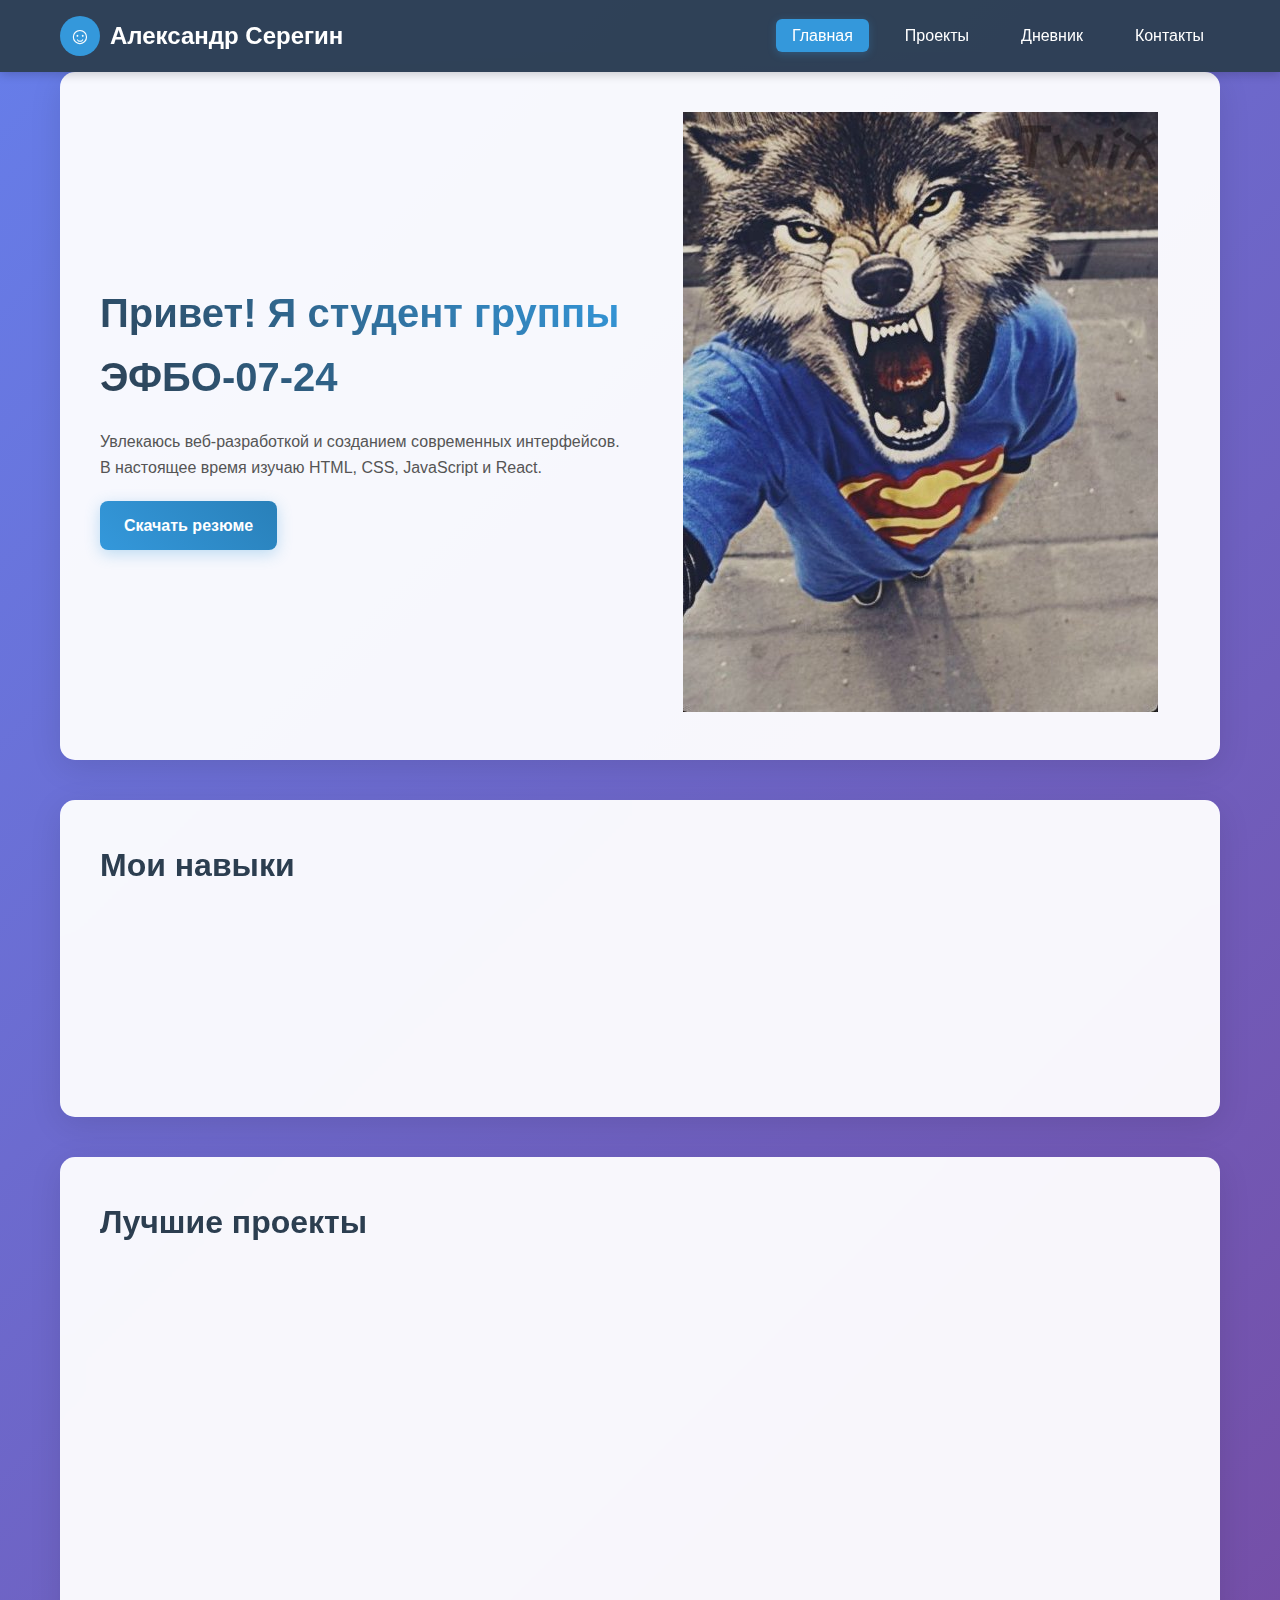
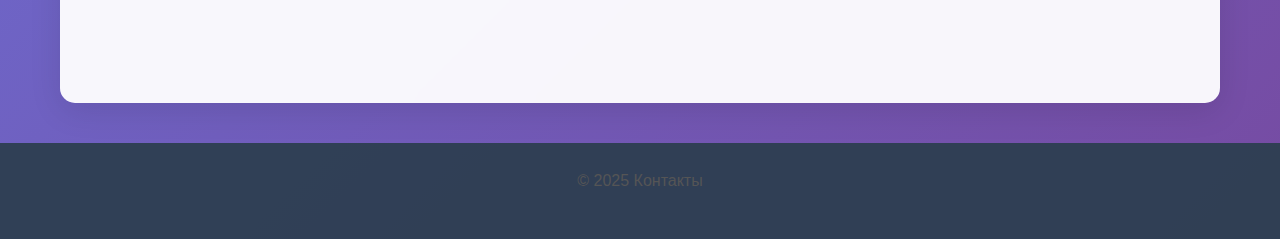
<file: index.html>
<!DOCTYPE html>
<html lang="ru">
<head>
    <meta charset="UTF-8">
    <meta name="viewport" content="width=device-width, initial-scale=1.0">
    <title>Портфолио - Главная</title>
    <link rel="stylesheet" href="styles/styles.css">
</head>
<body>
    <header>
        <div class="container">
            <nav class="navbar">
                <div class="logo">
                    <div class="logo-icon">☺</div>
                    <span>Александр Серегин</span>
                </div>
                <ul class="nav-links">
                    <li><a href="index.html" class="active">Главная</a></li>
                    <li><a href="pages/projects.html">Проекты</a></li>
                    <li><a href="pages/diary.html">Дневник</a></li>
                    <li><a href="pages/contacts.html">Контакты</a></li>
                </ul>
            </nav>
        </div>
    </header>

    <main class="container">
        <div class="hero">
            <div class="hero-text">
                <h1>Привет! Я студент группы ЭФБО-07-24</h1>
                <p>Увлекаюсь веб-разработкой и созданием современных интерфейсов. В настоящее время изучаю HTML, CSS, JavaScript и React.</p>
                <a href="assets/resume.pdf" class="btn" download>Скачать резюме</a>
            </div>
            <div class="hero-image">
                <div class="hero-image">
    <img src="images/photo.jpg" alt="Александр Серегин" class="profile-photo">
</div>
            </div>
        </div>

        <div class="section">
            <h2>Мои навыки</h2>
            <div class="skills-container">
                <div class="skill-item">
                    <div class="skill-name">
                        <span>HTML/CSS</span>
                        <span>90%</span>
                    </div>
                    <div class="skill-bar">
                        <div class="skill-level" style="width: 90%;"></div>
                    </div>
                </div>
                <div class="skill-item">
                    <div class="skill-name">
                        <span>JavaScript</span>
                        <span>80%</span>
                    </div>
                    <div class="skill-bar">
                        <div class="skill-level" style="width: 80%;"></div>
                    </div>
                </div>
                <div class="skill-item">
                    <div class="skill-name">
                        <span>Bootstrap</span>
                        <span>85%</span>
                    </div>
                    <div class="skill-bar">
                        <div class="skill-level" style="width: 85%;"></div>
                    </div>
                </div>
                <div class="skill-item">
                    <div class="skill-name">
                        <span>React</span>
                        <span>60%</span>
                    </div>
                    <div class="skill-bar">
                        <div class="skill-level" style="width: 60%;"></div>
                    </div>
                </div>
            </div>
        </div>

        <div class="section">
            <h2>Лучшие проекты</h2>
            <div class="projects-grid">
                <div class="project-card">
                    <div class="project-image">П1</div>
                    <div class="project-info">
                        <h3>Личный сайт</h3>
                        <p>Адаптивный веб-сайт с использованием HTML и CSS.</p>
                        <div class="project-tags">
                            <span class="tag">HTML</span>
                            <span class="tag">CSS</span>
                        </div>
                    </div>
                </div>
                <div class="project-card">
                    <div class="project-image">П2</div>
                    <div class="project-info">
                        <h3>Todo-приложение</h3>
                        <p>Приложение для управления задачами на чистом JavaScript.</p>
                        <div class="project-tags">
                            <span class="tag">JavaScript</span>
                        </div>
                    </div>
                </div>
                <div class="project-card">
                    <div class="project-image">П3</div>
                    <div class="project-info">
                        <h3>Интернет-магазин</h3>
                        <p>Прототип интернет-магазина с использованием React.</p>
                        <div class="project-tags">
                            <span class="tag">React</span>
                            <span class="tag">JavaScript</span>
                        </div>
                    </div>
                </div>
            </div>
        </div>
    </main>

    <footer>
        <div class="container">
            <p>© 2025 Контакты</p>
        </div>
    </footer>

    <script src="scripts/main.js"></script>
</body>
</html>
</file>
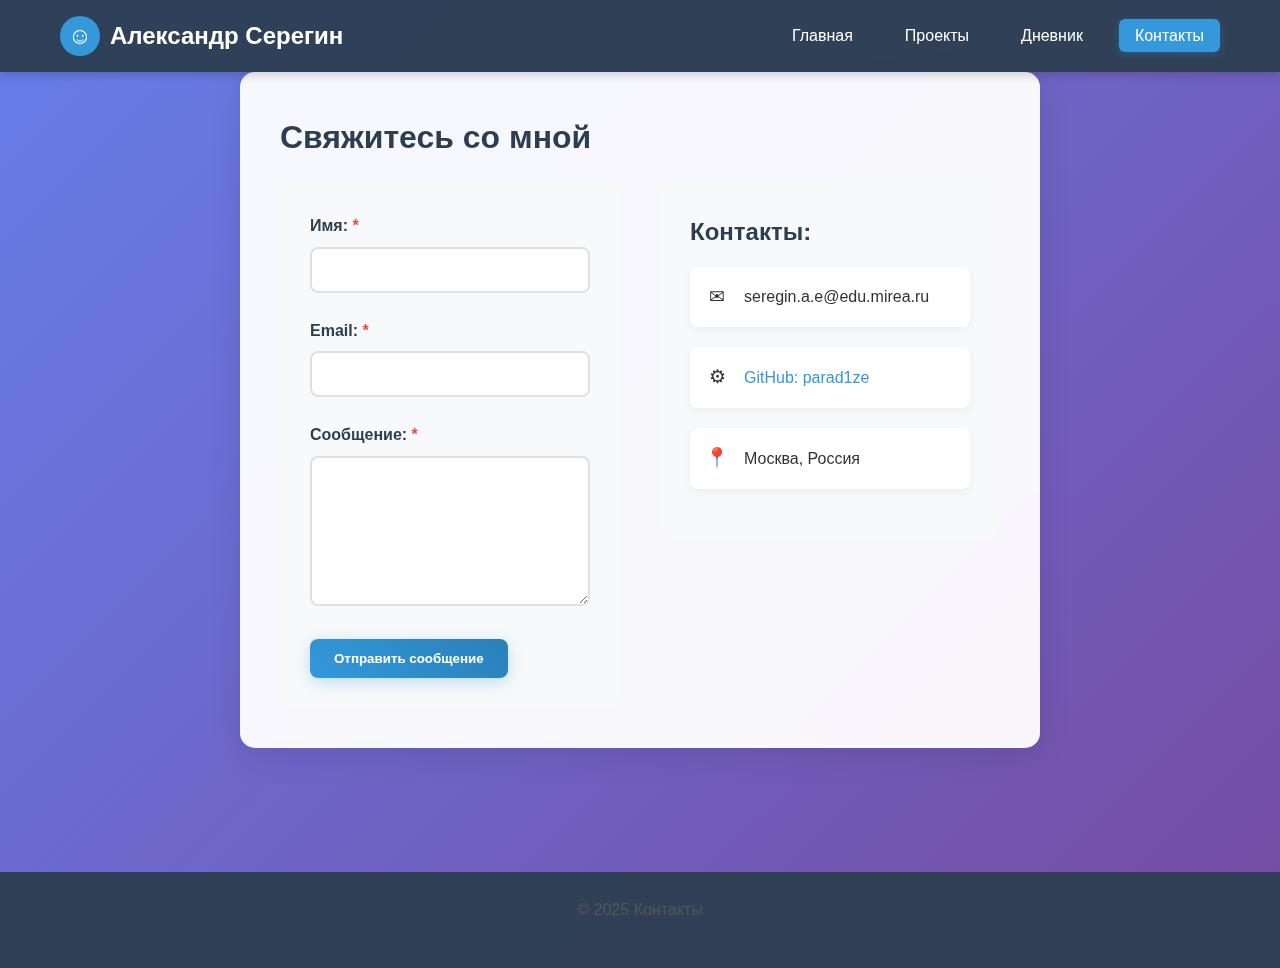
<file: pages/contacts.html>
<!DOCTYPE html>
<html lang="ru">
<head>
    <meta charset="UTF-8">
    <meta name="viewport" content="width=device-width, initial-scale=1.0">
    <title>Портфолио - Контакты</title>
    <link rel="stylesheet" href="../styles/styles.css">
</head>
<body>
    <header>
        <div class="container">
            <nav class="navbar">
                <div class="logo">
                    <div class="logo-icon">☺</div>
                    <span>Александр Серегин</span>
                </div>
                <ul class="nav-links">
                    <li><a href="../index.html">Главная</a></li>
                    <li><a href="projects.html">Проекты</a></li>
                    <li><a href="diary.html">Дневник</a></li>
                    <li><a href="contacts.html" class="active">Контакты</a></li>
                </ul>
            </nav>
        </div>
    </header>

    <main class="container">
        <div class="section contact-section">
            <h2>Свяжитесь со мной</h2>
            <div class="contact-container">
                <form id="contact-form" class="contact-form">
                    <div class="form-group">
                        <label for="name">Имя: <span class="required">*</span></label>
                        <input type="text" id="name" required>
                    </div>
                    <div class="form-group">
                        <label for="email">Email: <span class="required">*</span></label>
                        <input type="email" id="email" required>
                    </div>
                    <div class="form-group">
                        <label for="message">Сообщение: <span class="required">*</span></label>
                        <textarea id="message" required></textarea>
                    </div>
                    <button type="submit" class="btn">Отправить сообщение</button>
                </form>
                <div class="contact-info">
                    <h3>Контакты:</h3>
                    <div class="contact-item">
                        <div class="contact-icon">✉</div>
                        <span>seregin.a.e@edu.mirea.ru</span>
                    </div>
                    <div class="contact-item">
                        <div class="contact-icon">⚙</div>
                        <span><a href="https://github.com/parad1ze" target="_blank">GitHub: parad1ze</a></span>
                    </div>
                    <div class="contact-item">
                        <div class="contact-icon">📍</div>
                        <span>Москва, Россия</span>
                    </div>
                </div>
            </div>
        </div>
    </main>

    <footer>
        <div class="container">
            <p>© 2025 Контакты</p>
        </div>
    </footer>

    <script src="../scripts/main.js"></script>
</body>
</html>
</file>
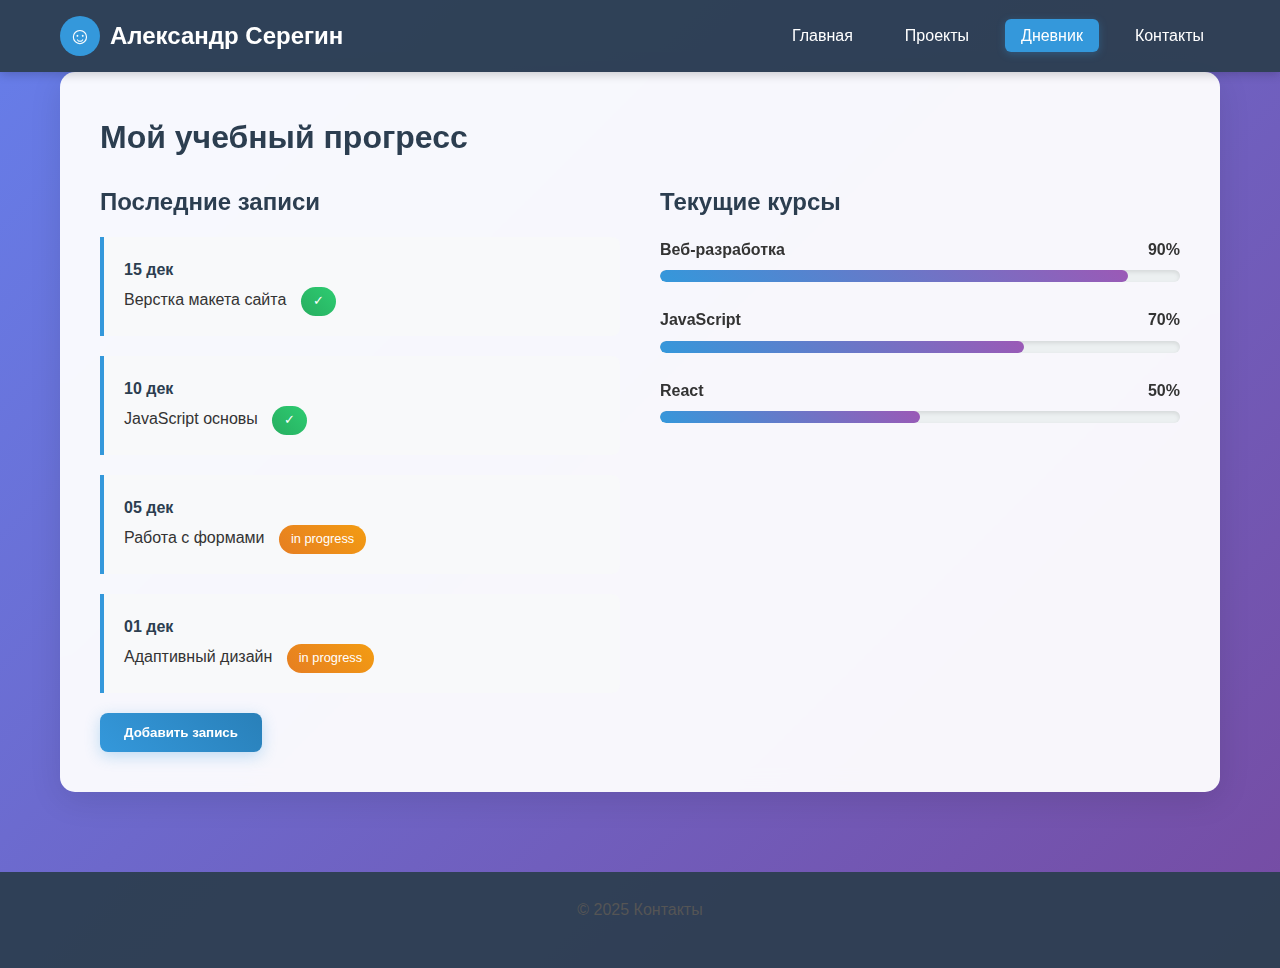
<file: pages/diary.html>
<!DOCTYPE html>
<html lang="ru">
<head>
    <meta charset="UTF-8">
    <meta name="viewport" content="width=device-width, initial-scale=1.0">
    <title>Портфолио - Дневник</title>
    <link rel="stylesheet" href="../styles/styles.css">
</head>
<body>
    <header>
        <div class="container">
            <nav class="navbar">
                <div class="logo">
                    <div class="logo-icon">☺</div>
                    <span>Александр Серегин</span>
                </div>
                <ul class="nav-links">
                    <li><a href="../index.html">Главная</a></li>
                    <li><a href="projects.html">Проекты</a></li>
                    <li><a href="diary.html" class="active">Дневник</a></li>
                    <li><a href="contacts.html">Контакты</a></li>
                </ul>
            </nav>
        </div>
    </header>

    <main class="container">
        <div class="section">
            <h2>Мой учебный прогресс</h2>
            <div class="diary-container">
                <div>
                    <h3>Последние записи</h3>
                    <ul class="diary-entries">
                        <li class="diary-entry">
                            <div class="entry-date">15 дек</div>
                            <div>Верстка макета сайта <span class="entry-status status-completed">✓</span></div>
                        </li>
                        <li class="diary-entry">
                            <div class="entry-date">10 дек</div>
                            <div>JavaScript основы <span class="entry-status status-completed">✓</span></div>
                        </li>
                        <li class="diary-entry">
                            <div class="entry-date">05 дек</div>
                            <div>Работа с формами <span class="entry-status status-in-progress">in progress</span></div>
                        </li>
                        <li class="diary-entry">
                            <div class="entry-date">01 дек</div>
                            <div>Адаптивный дизайн <span class="entry-status status-in-progress">in progress</span></div>
                        </li>
                    </ul>
                    <div style="margin-top: 20px;">
                        <button class="btn" id="add-entry-btn">Добавить запись</button>
                    </div>
                </div>
                <div>
                    <h3>Текущие курсы</h3>
                    <div class="skill-item">
                        <div class="skill-name">
                            <span>Веб-разработка</span>
                            <span>90%</span>
                        </div>
                        <div class="skill-bar">
                            <div class="skill-level" style="width: 90%;"></div>
                        </div>
                    </div>
                    <div class="skill-item">
                        <div class="skill-name">
                            <span>JavaScript</span>
                            <span>70%</span>
                        </div>
                        <div class="skill-bar">
                            <div class="skill-level" style="width: 70%;"></div>
                        </div>
                    </div>
                    <div class="skill-item">
                        <div class="skill-name">
                            <span>React</span>
                            <span>50%</span>
                        </div>
                        <div class="skill-bar">
                            <div class="skill-level" style="width: 50%;"></div>
                        </div>
                    </div>
                </div>
            </div>
        </div>
    </main>

    <footer>
        <div class="container">
            <p>© 2025 Контакты</p>
        </div>
    </footer>

    <script src="../scripts/main.js"></script>
</body>
</html>
</file>
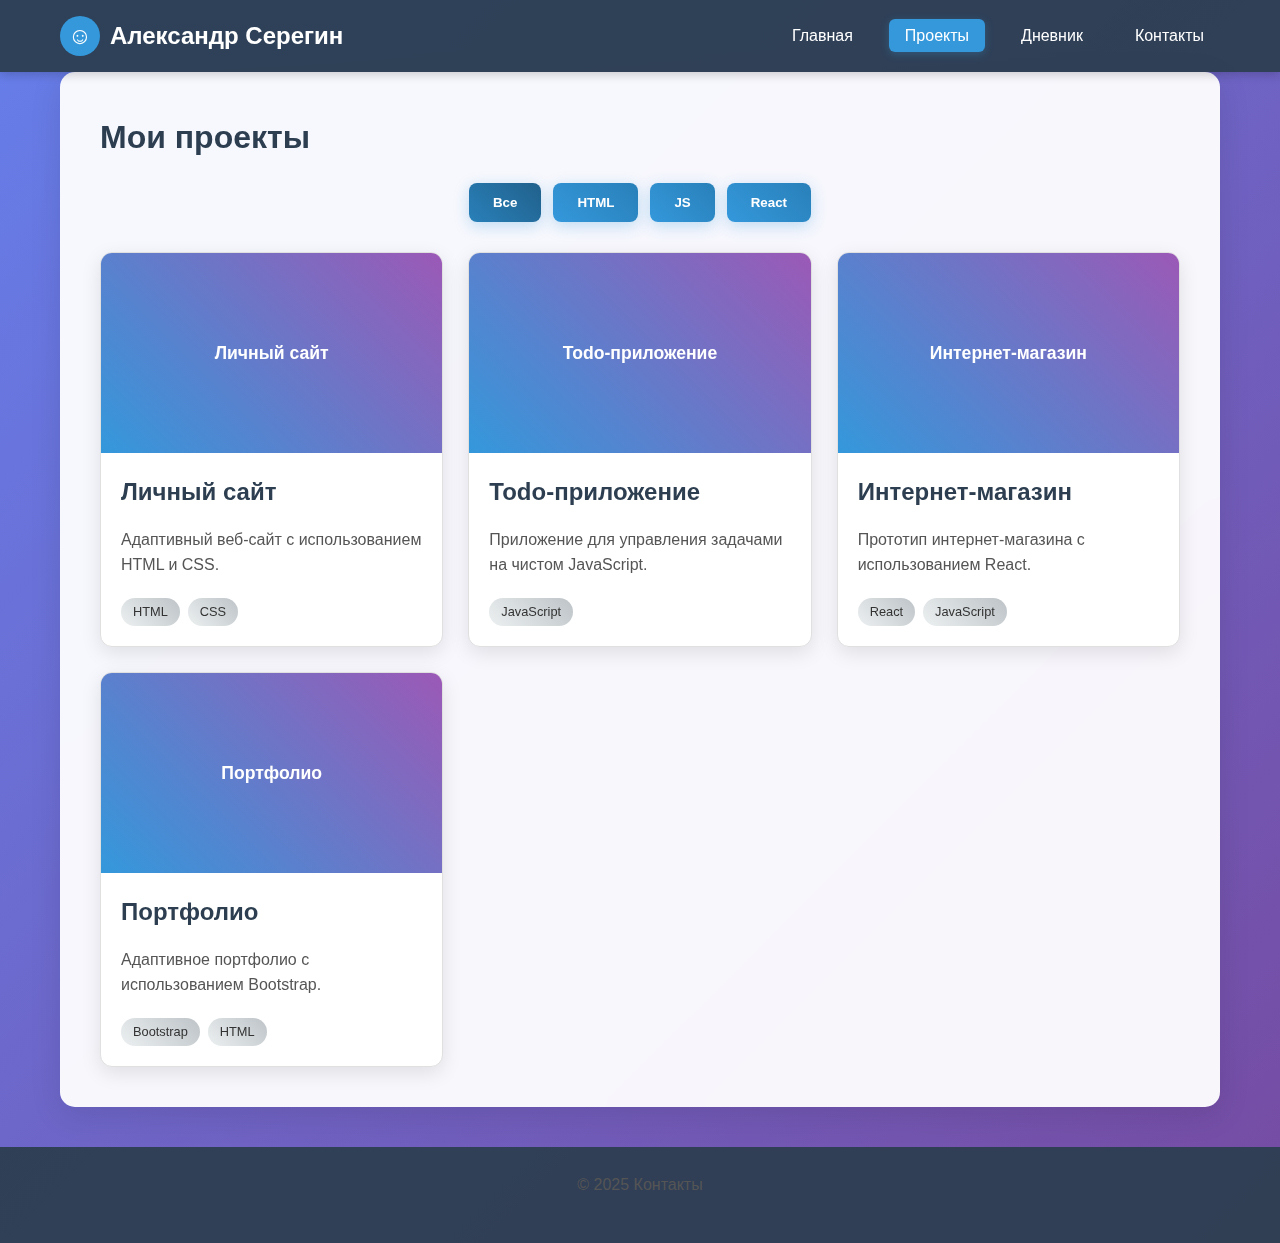
<file: pages/projects.html>
<!DOCTYPE html>
<html lang="ru">
<head>
    <meta charset="UTF-8">
    <meta name="viewport" content="width=device-width, initial-scale=1.0">
    <title>Портфолио - Проекты</title>
    <link rel="stylesheet" href="../styles/styles.css">
</head>
<body>
    <header>
        <div class="container">
            <nav class="navbar">
                <div class="logo">
                    <div class="logo-icon">☺</div>
                    <span>Александр Серегин</span>
                </div>
                <ul class="nav-links">
                    <li><a href="../index.html">Главная</a></li>
                    <li><a href="projects.html" class="active">Проекты</a></li>
                    <li><a href="diary.html">Дневник</a></li>
                    <li><a href="contacts.html">Контакты</a></li>
                </ul>
            </nav>
        </div>
    </header>

    <main class="container">
        <div class="section">
            <h2>Мои проекты</h2>
            <div class="filter-buttons">
                <button class="btn filter-btn active" data-filter="all">Все</button>
                <button class="btn filter-btn" data-filter="html">HTML</button>
                <button class="btn filter-btn" data-filter="js">JS</button>
                <button class="btn filter-btn" data-filter="react">React</button>
            </div>
            <div class="projects-grid">
                <div class="project-card" data-category="html">
                    <div class="project-image">Личный сайт</div>
                    <div class="project-info">
                        <h3>Личный сайт</h3>
                        <p>Адаптивный веб-сайт с использованием HTML и CSS.</p>
                        <div class="project-tags">
                            <span class="tag">HTML</span>
                            <span class="tag">CSS</span>
                        </div>
                    </div>
                </div>
                <div class="project-card" data-category="js">
                    <div class="project-image">Todo-приложение</div>
                    <div class="project-info">
                        <h3>Todo-приложение</h3>
                        <p>Приложение для управления задачами на чистом JavaScript.</p>
                        <div class="project-tags">
                            <span class="tag">JavaScript</span>
                        </div>
                    </div>
                </div>
                <div class="project-card" data-category="react">
                    <div class="project-image">Интернет-магазин</div>
                    <div class="project-info">
                        <h3>Интернет-магазин</h3>
                        <p>Прототип интернет-магазина с использованием React.</p>
                        <div class="project-tags">
                            <span class="tag">React</span>
                            <span class="tag">JavaScript</span>
                        </div>
                    </div>
                </div>
                <div class="project-card" data-category="html">
                    <div class="project-image">Портфолио</div>
                    <div class="project-info">
                        <h3>Портфолио</h3>
                        <p>Адаптивное портфолио с использованием Bootstrap.</p>
                        <div class="project-tags">
                            <span class="tag">Bootstrap</span>
                            <span class="tag">HTML</span>
                        </div>
                    </div>
                </div>
            </div>
        </div>
    </main>

    <footer>
        <div class="container">
            <p>© 2025 Контакты</p>
        </div>
    </footer>

    <!-- Модальное окно для проектов -->
    <div id="project-modal" class="modal">
        <div class="modal-content">
            <span class="close-modal">&times;</span>
            <h2 id="modal-title">Название проекта</h2>
            <div class="modal-image" id="modal-image">Изображение проекта</div>
            <p id="modal-description">Описание проекта</p>
            <div class="modal-links">
                <a href="#" class="btn" id="modal-live">Живая версия</a>
                <a href="#" class="btn" id="modal-code">Исходный код</a>
            </div>
        </div>
    </div>

    <script src="../scripts/main.js"></script>
</body>
</html>
</file>
<file: styles/styles.css>
/* Общие стили */
* {
    margin: 0;
    padding: 0;
    box-sizing: border-box;
    font-family: 'Segoe UI', Tahoma, Geneva, Verdana, sans-serif;
}

body {
    background: linear-gradient(135deg, #667eea 0%, #764ba2 100%);
    color: #333;
    line-height: 1.6;
    min-height: 100vh;
}

.container {
    max-width: 1200px;
    margin: 0 auto;
    padding: 0 20px;
}

/* Навигация */
header {
    background-color: rgba(44, 62, 80, 0.95);
    color: white;
    padding: 1rem 0;
    box-shadow: 0 2px 10px rgba(0,0,0,0.2);
    position: sticky;
    top: 0;
    z-index: 100;
}

.navbar {
    display: flex;
    justify-content: space-between;
    align-items: center;
}

.logo {
    display: flex;
    align-items: center;
    gap: 10px;
    font-size: 1.5rem;
    font-weight: bold;
}

.logo-icon {
    width: 40px;
    height: 40px;
    background-color: #3498db;
    border-radius: 50%;
    display: flex;
    align-items: center;
    justify-content: center;
}

.nav-links {
    display: flex;
    list-style: none;
    gap: 20px;
}

.nav-links a {
    color: white;
    text-decoration: none;
    padding: 8px 16px;
    border-radius: 6px;
    transition: all 0.3s ease;
    font-weight: 500;
}

.nav-links a:hover {
    background-color: #3498db;
    transform: translateY(-2px);
}

.nav-links a.active {
    background-color: #3498db;
    box-shadow: 0 2px 8px rgba(52, 152, 219, 0.3);
}

/* Основной контент */
main {
    min-height: calc(100vh - 140px);
    padding: 40px 0;
}

.hero {
    display: flex;
    align-items: center;
    gap: 40px;
    margin-bottom: 40px;
    background: rgba(255, 255, 255, 0.95);
    padding: 40px;
    border-radius: 15px;
    box-shadow: 0 8px 32px rgba(0,0,0,0.1);
}

.hero-text {
    flex: 1;
}

.hero-image {
    flex: 1;
    text-align: center;
}

.photo-placeholder {
    width: 300px;
    height: 300px;
    background: linear-gradient(45deg, #3498db, #9b59b6);
    border-radius: 15px;
    display: flex;
    align-items: center;
    justify-content: center;
    color: white;
    font-size: 1.2rem;
    margin: 0 auto;
    box-shadow: 0 8px 25px rgba(0,0,0,0.15);
}

h1 {
    font-size: 2.5rem;
    margin-bottom: 20px;
    color: #2c3e50;
    background: linear-gradient(45deg, #2c3e50, #3498db);
    -webkit-background-clip: text;
    -webkit-text-fill-color: transparent;
}

h2 {
    font-size: 2rem;
    margin-bottom: 20px;
    color: #2c3e50;
}

h3 {
    font-size: 1.5rem;
    margin-bottom: 15px;
    color: #2c3e50;
}

p {
    margin-bottom: 20px;
    color: #555;
}

.btn {
    display: inline-block;
    background: linear-gradient(45deg, #3498db, #2980b9);
    color: white;
    padding: 12px 24px;
    border-radius: 8px;
    text-decoration: none;
    font-weight: bold;
    transition: all 0.3s ease;
    border: none;
    cursor: pointer;
    box-shadow: 0 4px 15px rgba(52, 152, 219, 0.3);
}

.btn:hover {
    transform: translateY(-2px);
    box-shadow: 0 6px 20px rgba(52, 152, 219, 0.4);
}

.btn.active {
    background: linear-gradient(45deg, #2980b9, #21618c);
}

/* Секции */
.section {
    margin-bottom: 40px;
    padding: 40px;
    background: rgba(255, 255, 255, 0.95);
    border-radius: 15px;
    box-shadow: 0 8px 32px rgba(0,0,0,0.1);
    backdrop-filter: blur(10px);
}

/* Навыки */
.skills-container {
    display: grid;
    grid-template-columns: repeat(auto-fill, minmax(280px, 1fr));
    gap: 25px;
}

.skill-item {
    margin-bottom: 25px;
}

.skill-name {
    display: flex;
    justify-content: space-between;
    margin-bottom: 8px;
    font-weight: 600;
}

.skill-bar {
    height: 12px;
    background-color: #ecf0f1;
    border-radius: 6px;
    overflow: hidden;
    box-shadow: inset 0 2px 4px rgba(0,0,0,0.1);
}

.skill-level {
    height: 100%;
    background: linear-gradient(45deg, #3498db, #9b59b6);
    border-radius: 6px;
    transition: width 1s ease-in-out;
}

/* Проекты */
.projects-grid {
    display: grid;
    grid-template-columns: repeat(auto-fill, minmax(300px, 1fr));
    gap: 25px;
}

.project-card {
    background: white;
    border-radius: 12px;
    overflow: hidden;
    box-shadow: 0 6px 20px rgba(0,0,0,0.1);
    transition: all 0.3s ease;
    cursor: pointer;
    border: 1px solid #e0e0e0;
}

.project-card:hover {
    transform: translateY(-8px);
    box-shadow: 0 12px 30px rgba(0,0,0,0.15);
}

.project-image {
    height: 200px;
    background: linear-gradient(45deg, #3498db, #9b59b6);
    display: flex;
    align-items: center;
    justify-content: center;
    color: white;
    font-weight: bold;
    font-size: 1.1rem;
}

.project-info {
    padding: 20px;
}

.project-tags {
    display: flex;
    gap: 8px;
    margin-top: 12px;
    flex-wrap: wrap;
}

.tag {
    background: linear-gradient(45deg, #ecf0f1, #bdc3c7);
    padding: 4px 12px;
    border-radius: 20px;
    font-size: 0.8rem;
    font-weight: 500;
}

.filter-buttons {
    margin-bottom: 30px;
    display: flex;
    gap: 12px;
    flex-wrap: wrap;
    justify-content: center;
}

/* Дневник */
.diary-container {
    display: grid;
    grid-template-columns: 1fr 1fr;
    gap: 40px;
}

.diary-entries {
    list-style: none;
}

.diary-entry {
    padding: 20px;
    border-left: 4px solid #3498db;
    margin-bottom: 20px;
    background: #f8f9fa;
    border-radius: 0 8px 8px 0;
    transition: all 0.3s ease;
}

.diary-entry:hover {
    transform: translateX(5px);
    box-shadow: 0 4px 15px rgba(0,0,0,0.1);
}

.entry-date {
    font-weight: bold;
    color: #2c3e50;
    margin-bottom: 5px;
}

.entry-status {
    display: inline-block;
    margin-left: 10px;
    padding: 4px 12px;
    border-radius: 20px;
    font-size: 0.8rem;
    font-weight: 500;
}

.status-completed {
    background: linear-gradient(45deg, #27ae60, #2ecc71);
    color: white;
}

.status-in-progress {
    background: linear-gradient(45deg, #e67e22, #f39c12);
    color: white;
}

/* Форма контактов */
.contact-section {
    max-width: 800px;
    margin: 0 auto;
}

.contact-container {
    display: grid;
    grid-template-columns: 1fr 1fr;
    gap: 40px;
    align-items: start;
}

.contact-form {
    background: #f8f9fa;
    padding: 30px;
    border-radius: 12px;
}

.form-group {
    margin-bottom: 25px;
}

label {
    display: block;
    margin-bottom: 8px;
    font-weight: 600;
    color: #2c3e50;
}

.required {
    color: #e74c3c;
    font-weight: bold;
}

input, textarea {
    width: 100%;
    padding: 12px 16px;
    border: 2px solid #e0e0e0;
    border-radius: 8px;
    font-size: 1rem;
    transition: all 0.3s ease;
}

input:focus, textarea:focus {
    outline: none;
    border-color: #3498db;
    box-shadow: 0 0 0 3px rgba(52, 152, 219, 0.1);
}

textarea {
    min-height: 150px;
    resize: vertical;
}

.contact-info {
    background: #f8f9fa;
    padding: 30px;
    border-radius: 12px;
}

.contact-item {
    display: flex;
    align-items: center;
    margin-bottom: 20px;
    padding: 15px;
    background: white;
    border-radius: 8px;
    box-shadow: 0 2px 8px rgba(0,0,0,0.05);
}

.contact-icon {
    margin-right: 15px;
    width: 24px;
    text-align: center;
    font-size: 1.2rem;
}

.contact-item a {
    color: #3498db;
    text-decoration: none;
    transition: color 0.3s ease;
}

.contact-item a:hover {
    color: #2980b9;
    text-decoration: underline;
}

/* Футер */
footer {
    background-color: rgba(44, 62, 80, 0.95);
    color: white;
    text-align: center;
    padding: 25px 0;
    margin-top: 40px;
}

/* Модальное окно */
.modal {
    display: none;
    position: fixed;
    top: 0;
    left: 0;
    width: 100%;
    height: 100%;
    background-color: rgba(0,0,0,0.7);
    z-index: 1000;
    align-items: center;
    justify-content: center;
    backdrop-filter: blur(5px);
}

.modal-content {
    background-color: white;
    padding: 40px;
    border-radius: 15px;
    max-width: 600px;
    width: 90%;
    max-height: 80vh;
    overflow-y: auto;
    position: relative;
    box-shadow: 0 20px 60px rgba(0,0,0,0.3);
}

.close-modal {
    position: absolute;
    top: 20px;
    right: 20px;
    font-size: 2rem;
    cursor: pointer;
    color: #7f8c8d;
    transition: color 0.3s ease;
}

.close-modal:hover {
    color: #e74c3c;
}

.modal-image {
    width: 100%;
    height: 250px;
    background: linear-gradient(45deg, #3498db, #9b59b6);
    margin: 20px 0;
    display: flex;
    align-items: center;
    justify-content: center;
    color: white;
    border-radius: 10px;
    font-size: 1.2rem;
    font-weight: bold;
}

.modal-links {
    display: flex;
    gap: 15px;
    margin-top: 25px;
}

/* Адаптивность */
@media (max-width: 768px) {
    .navbar {
        flex-direction: column;
        gap: 20px;
    }

    .nav-links {
        flex-wrap: wrap;
        justify-content: center;
    }

    .hero {
        flex-direction: column;
        text-align: center;
        padding: 30px 20px;
    }

    .diary-container {
        grid-template-columns: 1fr;
        gap: 30px;
    }

    .skills-container {
        grid-template-columns: 1fr;
    }

    .projects-grid {
        grid-template-columns: 1fr;
    }

    .filter-buttons {
        justify-content: center;
    }

    .contact-container {
        grid-template-columns: 1fr;
        gap: 30px;
    }

    .container {
        padding: 0 15px;
    }

    .section {
        padding: 30px 20px;
    }

    h1 {
        font-size: 2rem;
    }

    h2 {
        font-size: 1.7rem;
    }
}

@media (max-width: 480px) {
    .hero {
        padding: 20px 15px;
    }

    .section {
        padding: 25px 15px;
    }

    .modal-content {
        padding: 30px 20px;
    }

    .modal-links {
        flex-direction: column;
    }
}
</file>
